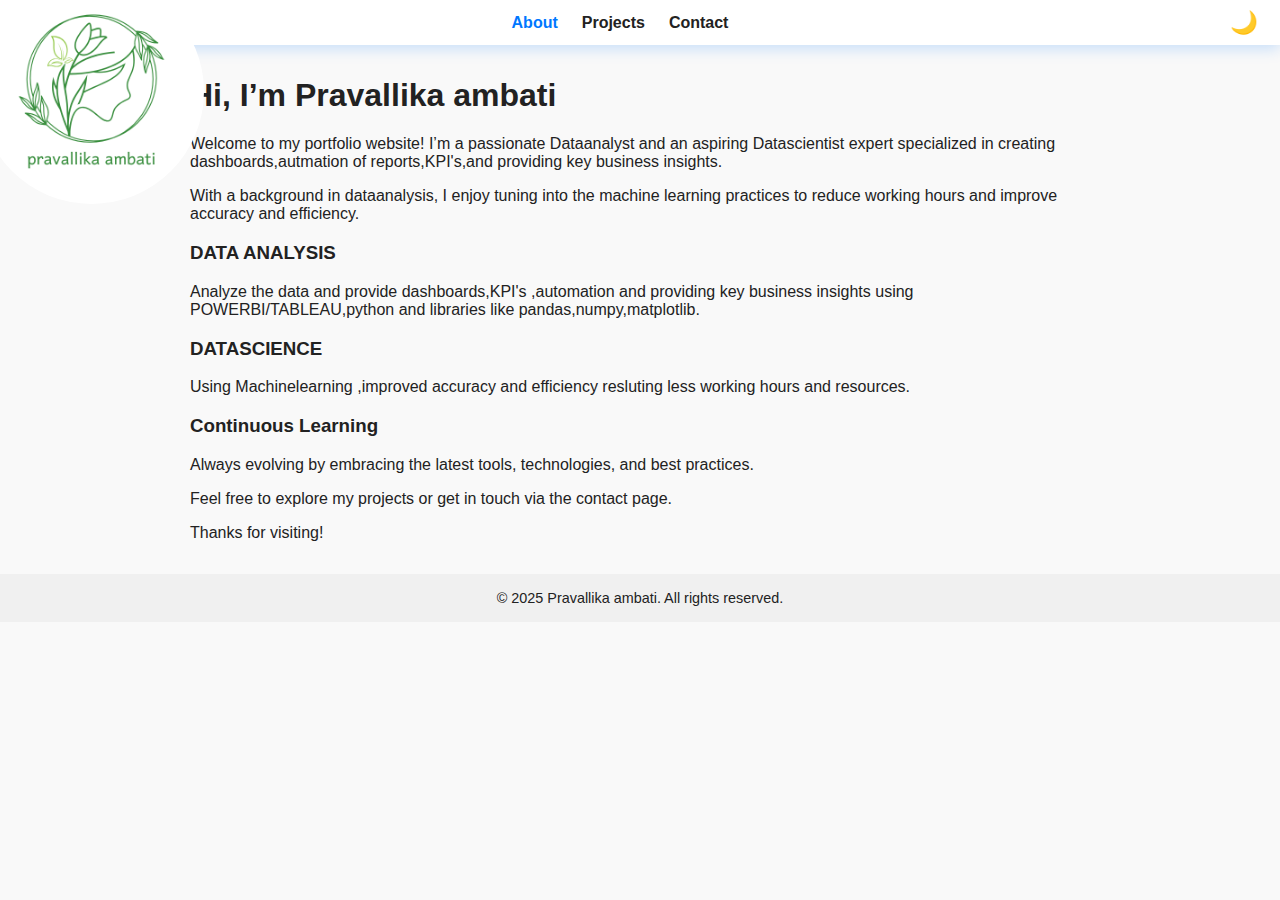
<file: index.html>
<!DOCTYPE html>
<html lang="en">
<head>
  <meta charset="UTF-8" />
  <meta name="viewport" content="width=device-width, initial-scale=1" />
  <title>About - Pravallika ambati</title>
  <link rel="stylesheet" href="style.css" />
</head>
<body>
<a href="index.html" class="logo-circle" aria-label="Home">
  <!-- Use an image or initials here -->
  <img src="logo.png" alt="Your Logo" />
  <!-- Or text initials: <span>YN</span> -->
</a>

  <nav class="navbar">
  <div class="nav-container">
    
    <ul class="nav-links">
      <li><a href="index.html" class="active">About</a></li>
      <li><a href="projects.html">Projects</a></li>
      <li><a href="contact.html">Contact</a></li>
    </ul>
  </div>
  <button id="darkModeToggle" aria-label="Toggle dark mode" title="Toggle dark mode">🌙</button>
</nav>


<main class="container">
<section class="about">
  <h1>Hi, I’m Pravallika ambati</h1>
  <p>Welcome to my portfolio website! I’m a passionate  Dataanalyst and an aspiring Datascientist expert specialized in creating dashboards,autmation of reports,KPI's,and providing key business insights. </p>
  <p>With a background in dataanalysis, I enjoy tuning  into the machine learning practices to reduce working hours and improve accuracy and efficiency.</p>

  <div class="cards-container">
    <div class="card">
      <div class="icon"></div>
      <h3>DATA ANALYSIS</h3>
      <p>Analyze the data and provide dashboards,KPI's ,automation and providing key business insights using POWERBI/TABLEAU,python and libraries like pandas,numpy,matplotlib.</p>
    </div>
    <div class="card">
      <div class="icon"></div>
      <h3>DATASCIENCE</h3>
      <p>Using Machinelearning ,improved accuracy and efficiency resluting less working hours and resources.</p>
    </div>
    <div class="card">
      <div class="icon"></div>
      <h3>Continuous Learning</h3>
      <p>Always evolving by embracing the latest tools, technologies, and best practices.</p>
    </div>
  </div>
<p>Feel free to explore my projects or get in touch via the contact page.</p>
  <p> Thanks for visiting!</p>
</section>
</main>
  <footer>
    &copy; 2025 Pravallika ambati. All rights reserved.
  </footer>
  <script src="script.js"></script>
</body>
</html>
</file>
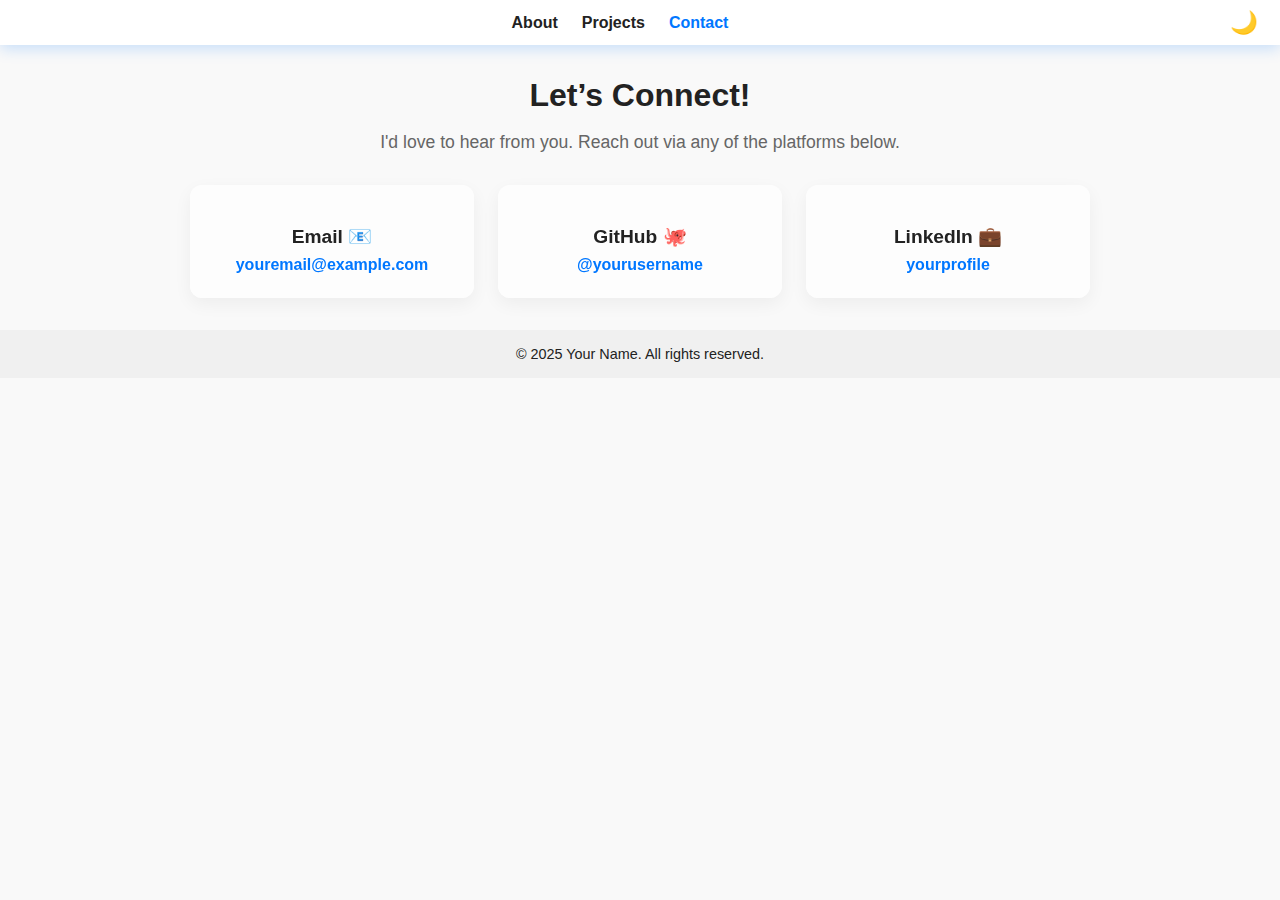
<file: contact.html>
<!DOCTYPE html>
<html lang="en">
<head>
  <meta charset="UTF-8" />
  <meta name="viewport" content="width=device-width, initial-scale=1" />
  <title>Contact - Your Name</title>
  <link rel="stylesheet" href="style.css" />
</head>
<body>

  <nav class="navbar">
    <div class="nav-container">
      <ul class="nav-links">
        <li><a href="index.html">About</a></li>
        <li><a href="projects.html">Projects</a></li>
        <li><a href="contact.html" class="active">Contact</a></li>
      </ul>
    </div>
    <button id="darkModeToggle" aria-label="Toggle dark mode" title="Toggle dark mode">🌙</button>
  </nav>

  <main class="container">
    <section class="contact">
      <h1 class="section-title animate-slide-up">Let’s Connect!</h1>
      <p class="section-sub animate-fade">I'd love to hear from you. Reach out via any of the platforms below.</p>

      <div class="contact-grid">
        <div class="contact-card">
          <h2>Email 📧</h2>
          <a href="mailto:youremail@example.com">youremail@example.com</a>
        </div>
        <div class="contact-card">
          <h2>GitHub 🐙</h2>
          <a href="https://github.com/yourusername" target="_blank">@yourusername</a>
        </div>
        <div class="contact-card">
          <h2>LinkedIn 💼</h2>
          <a href="https://linkedin.com/in/yourprofile" target="_blank">yourprofile</a>
        </div>
      </div>
    </section>
  </main>

  <footer>
    &copy; 2025 Your Name. All rights reserved.
  </footer>

  <script src="script.js"></script>
</body>
</html>
</file>
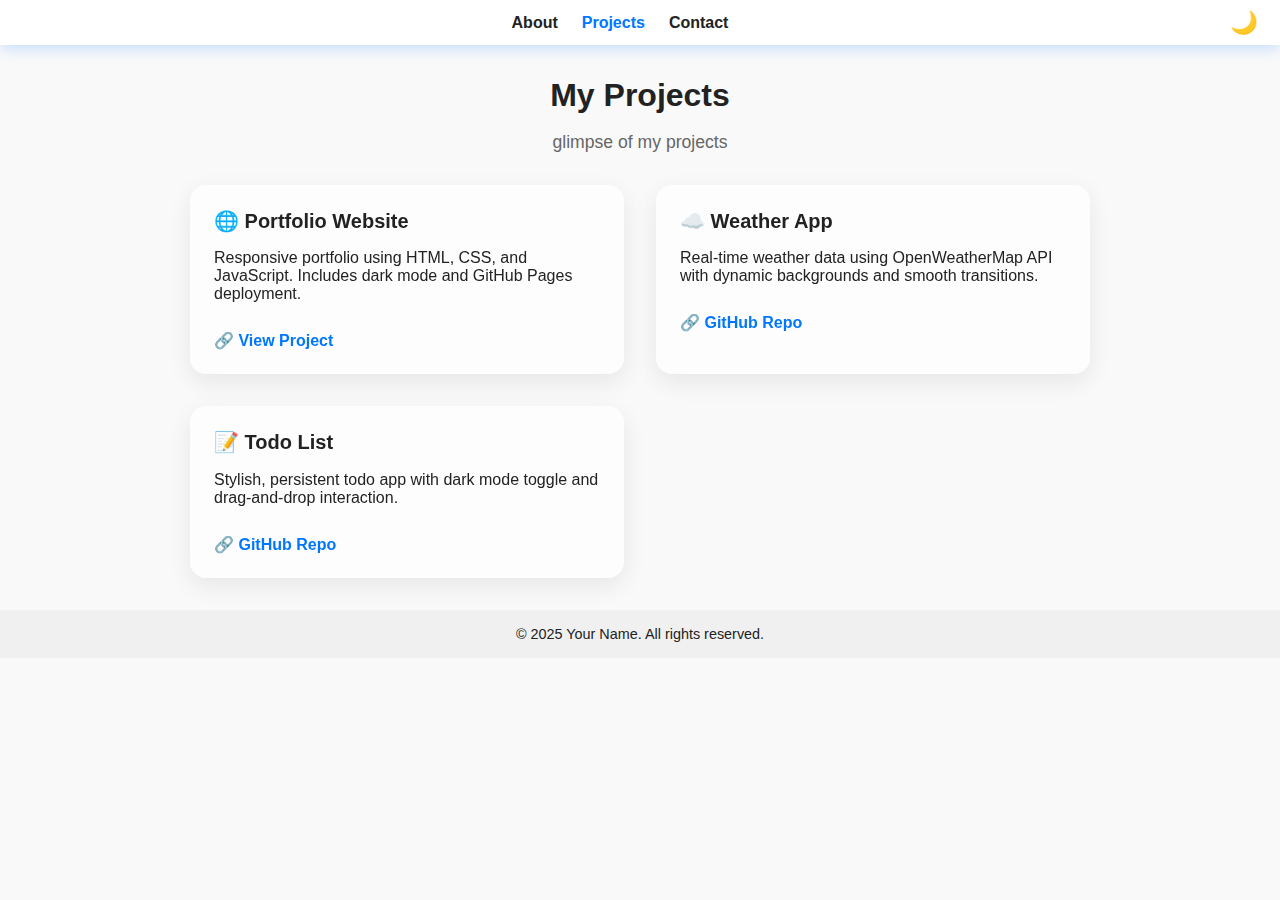
<file: projects.html>
<!DOCTYPE html>
<html lang="en">
<head>
  <meta charset="UTF-8" />
  <meta name="viewport" content="width=device-width, initial-scale=1" />
  <title>Projects - Your Name</title>
  <link rel="stylesheet" href="style.css" />
</head>
<body>

  <nav class="navbar">
    <div class="nav-container">
      <ul class="nav-links">
        <li><a href="index.html">About</a></li>
        <li><a href="projects.html" class="active">Projects</a></li>
        <li><a href="contact.html">Contact</a></li>
      </ul>
    </div>
    <button id="darkModeToggle" aria-label="Toggle dark mode" title="Toggle dark mode">🌙</button>
  </nav>

  <main class="container">
    <section class="projects">
      <h1 class="section-title animate-slide-up">My Projects</h1>
       <p class="section-sub animate-fade">glimpse of my projects</p>
      <div class="project-grid">
        <div class="project-card">
          <h2>🌐 Portfolio Website</h2>
          <p>Responsive portfolio using HTML, CSS, and JavaScript. Includes dark mode and GitHub Pages deployment.</p>
          <a href="https://yourusername.github.io/portfolio" target="_blank">🔗 View Project</a>
        </div>
        <div class="project-card">
          <h2>☁️ Weather App</h2>
          <p>Real-time weather data using OpenWeatherMap API with dynamic backgrounds and smooth transitions.</p>
          <a href="https://github.com/yourusername/weather-app" target="_blank">🔗 GitHub Repo</a>
        </div>
        <div class="project-card">
          <h2>📝 Todo List</h2>
          <p>Stylish, persistent todo app with dark mode toggle and drag-and-drop interaction.</p>
          <a href="https://github.com/yourusername/todo-app" target="_blank">🔗 GitHub Repo</a>
        </div>
      </div>
    </section>
  </main>

  <footer>
    &copy; 2025 Your Name. All rights reserved.
  </footer>

  <script src="script.js"></script>
</body>
</html>
</file>
<file: style.css>
:root {
  --bg: #f9f9f9;
  --text: #222;
  --primary: #0077ff;
  --nav-bg: rgba(255 255 255 / 0.95);
  --nav-shadow: 0 4px 15px rgba(0, 119, 255, 0.2);
  --footer-bg: #f0f0f0;
  --font-main: 'Segoe UI', Tahoma, Geneva, Verdana, sans-serif;
}

body {
  margin: 0;
  font-family: var(--font-main);
  background-color: var(--bg);
  color: var(--text);
  transition: background-color 0.3s ease, color 0.3s ease;
}

/* Navbar */
.navbar {
  position: sticky;
  top: 0;
  background-color: var(--nav-bg);
  box-shadow: var(--nav-shadow);
  padding: 0.5rem 1rem;
  display: flex;
  justify-content: space-between;
  align-items: center;
  z-index: 999;
}

.nav-container {
  display: flex;
  align-items: center;
}

.nav-links {
  list-style: none;
  margin: 0;
  padding: 0;
  display: flex;
  gap: 1.5rem;
}

.nav-links li a {
  text-decoration: none;
  color: var(--text);
  font-weight: 600;
  transition: color 0.3s ease;
}

.nav-links li a:hover,
.nav-links li a.active {
  color: var(--primary);
}

/* Dark Mode Toggle */
#darkModeToggle {
  background: none;
  border: none;
  cursor: pointer;
  font-size: 1.4rem;
  color: var(--text);
  transition: color 0.3s ease;
}

#darkModeToggle:hover {
  color: var(--primary);
}

/* Main content */
.container {
  max-width: 900px;
  margin: 2rem auto;
  padding: 0 1rem;
}

/* Footer */
footer {
  background-color: var(--footer-bg);
  color: var(--text);
  text-align: center;
  padding: 1rem;
  font-size: 0.9rem;
  transition: background-color 0.3s ease, color 0.3s ease;
}

/* Dark Mode */
body.dark-mode {
  --bg: #121212;
  --text: #e4e4e4;
  --primary: #90caf9;
  --nav-bg: rgba(18, 18, 18, 0.95);
  --nav-shadow: 0 4px 15px rgba(144, 202, 249, 0.3);
  --footer-bg: #1e1e1e;
}
.section-title {
  font-size: 2rem;
  text-align: center;
  margin-bottom: 2rem;
  animation: fadeInDown 0.8s ease-in-out;
}

.project-grid {
  display: grid;
  gap: 2rem;
  grid-template-columns: repeat(auto-fit, minmax(280px, 1fr));
}

.project-card {
  background: rgba(255, 255, 255, 0.6);
  padding: 1.5rem;
  border-radius: 16px;
  backdrop-filter: blur(8px);
  box-shadow: 0 8px 24px rgba(0, 0, 0, 0.08);
  transition: transform 0.3s ease, box-shadow 0.3s ease;
  animation: fadeInUp 0.6s ease both;
}

body.dark-mode .project-card {
  background: rgba(255, 255, 255, 0.05);
  box-shadow: 0 8px 32px rgba(255, 255, 255, 0.05);
}

.project-card:hover {
  transform: translateY(-8px);
  box-shadow: 0 12px 32px rgba(0, 119, 255, 0.2);
}

.project-card h2 {
  margin-top: 0;
  font-size: 1.25rem;
}

.project-card a {
  display: inline-block;
  margin-top: 0.75rem;
  color: var(--primary);
  text-decoration: none;
  font-weight: 600;
  transition: color 0.3s ease;
}

.project-card a:hover {
  color: #0047aa;
  text-decoration: underline;
}

/* Animations */
@keyframes fadeInUp {
  0% {
    opacity: 0;
    transform: translateY(20px);
  }
  100% {
    opacity: 1;
    transform: translateY(0);
  }
}

@keyframes fadeInDown {
  0% {
    opacity: 0;
    transform: translateY(-15px);
  }
  100% {
    opacity: 1;
    transform: translateY(0);
  }
}
.contact-grid {
  display: grid;
  gap: 1.5rem;
  grid-template-columns: repeat(auto-fit, minmax(250px, 1fr));
  margin-top: 2rem;
}

.contact-card {
  background: rgba(255, 255, 255, 0.7);
  padding: 1.5rem;
  border-radius: 12px;
  text-align: center;
  box-shadow: 0 6px 18px rgba(0, 0, 0, 0.05);
  transition: transform 0.3s ease, box-shadow 0.3s ease;
  backdrop-filter: blur(6px);
}

body.dark-mode .contact-card {
  background: rgba(255, 255, 255, 0.06);
}

.contact-card:hover {
  transform: translateY(-6px);
  box-shadow: 0 10px 24px rgba(0, 119, 255, 0.2);
}

.contact-card h2 {
  margin-bottom: 0.5rem;
  font-size: 1.2rem;
}

.contact-card a {
  color: var(--primary);
  font-weight: 600;
  text-decoration: none;
}

.contact-card a:hover {
  text-decoration: underline;
}

.section-title {
  text-align: center;
  font-size: 2rem;
  margin-bottom: 0.5rem;
}

.section-sub {
  text-align: center;
  color: #666;
  font-size: 1.1rem;
  margin-bottom: 2rem;
}

/* Simple Animations */
.animate-slide-up {
  animation: slideUp 0.6s ease both;
}

.animate-fade {
  animation: fadeIn 0.8s ease both;
}

@keyframes slideUp {
  from {
    transform: translateY(20px);
    opacity: 0;
  }
  to {
    transform: translateY(0);
    opacity: 1;
  }
}

@keyframes fadeIn {
  from {
    opacity: 0;
  }
  to {
    opacity: 1;
  }
}
.nav-container {
  display: flex;
  align-items: center;
  justify-content: space-between; /* Space between logo+links and dark mode button */
  max-width: 1200px;
  margin: 0 auto;
  padding: 0 1.5rem;
}

.logo-circle {
  position: fixed;
  top: 1rem;
  left: 1rem;
  width: 150px;
  height: 150px;
  background-color: var(--primary-color);
  border-radius: 50%;
  display: flex;
  align-items: center;
  justify-content: center;
  box-shadow: 0 4px 12px rgba(0,0,0,0.15);
  z-index: 9999;
  text-decoration: none;
  cursor: pointer;
  user-select: none;
  transition: transform 0.3s ease;
}

.logo-circle:hover {
  transform: scale(1.1);
}

.logo-circle img {
  width: 150%;
  height: 150%;
  object-fit: contain;
  border-radius: 50%;
}

/* If using text initials instead of image */
.logo-circle span {
  color: white;
  font-weight: 700;
  font-size: 1.25rem;
  user-select: none;
}

/* Dark mode support */
body.dark-mode .logo-circle {
  background-color: #2a5ddb; /* slightly darker or adjust as you want */
  box-shadow: 0 4px 12px rgba(255,255,255,0.15);
}
</file>
